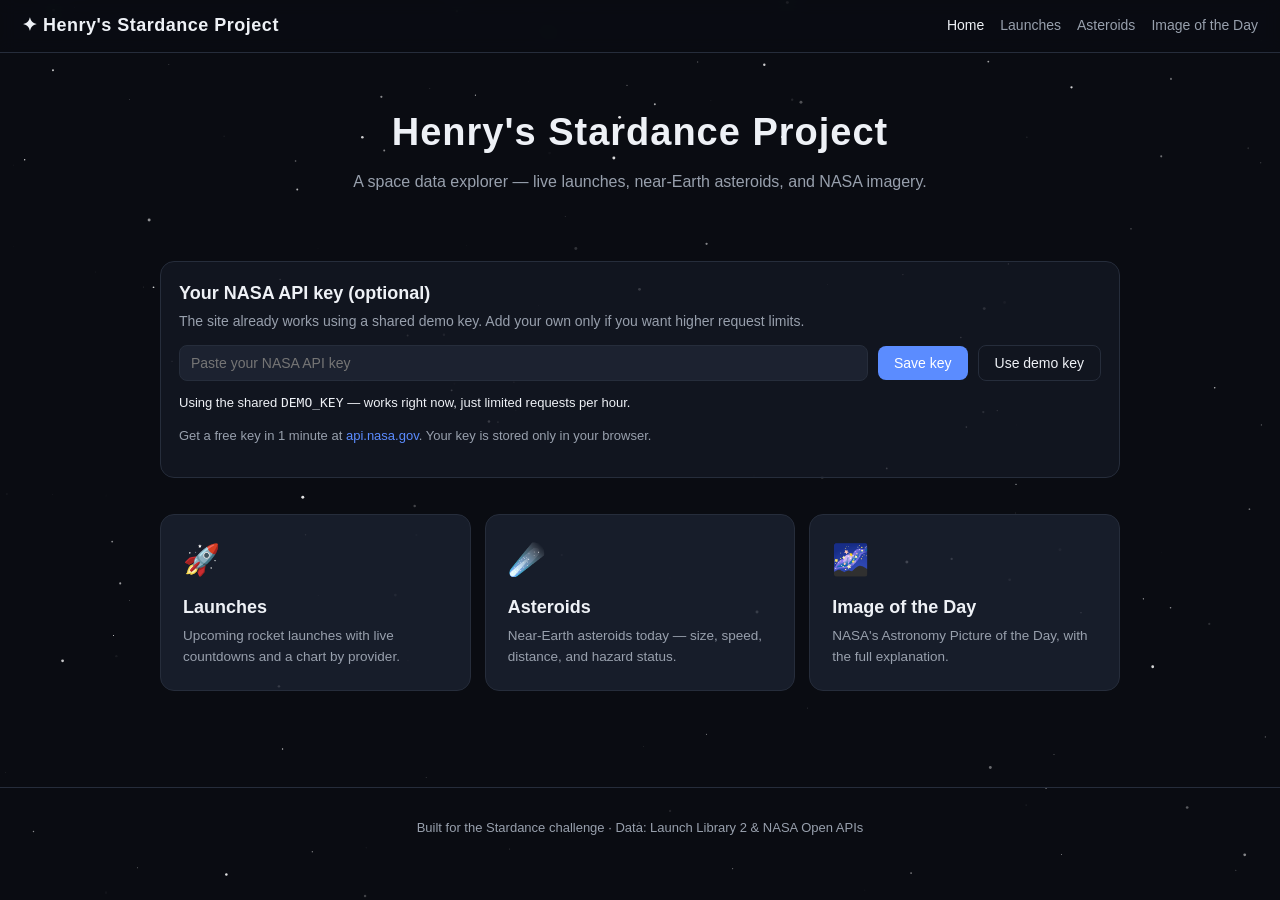
<file: index.html>
<!DOCTYPE html>
<html lang="en">
<head>
<meta charset="UTF-8">
<meta name="viewport" content="width=device-width, initial-scale=1.0">
<title>Stardance — Home</title>
<link rel="stylesheet" href="style.css">
</head>
<body>

<nav>
  <a class="logo" href="index.html">✦ Henry's Stardance Project</a>
  <div class="links">
    <a href="index.html">Home</a>
    <a href="launches.html">Launches</a>
    <a href="asteroids.html">Asteroids</a>
    <a href="image.html">Image of the Day</a>
  </div>
</nav>

<header class="hero">
  <h1>Henry's Stardance Project</h1>
  <p>A space data explorer — live launches, near-Earth asteroids, and NASA imagery.</p>
</header>

<main>

  <!-- API KEY -->
  <section>
    <div class="panel">
      <h2 style="font-size:18px;">Your NASA API key (optional)</h2>
      <p class="sub" style="margin-bottom:12px;">The site already works using a shared demo key. Add your own only if you want higher request limits.</p>
      <div class="keybar">
        <input type="text" id="apiKey" placeholder="Paste your NASA API key">
        <button id="saveKey">Save key</button>
        <button class="ghost" id="clearKey">Use demo key</button>
      </div>
      <p class="status" id="keyStatus"></p>
      <p class="hint">Get a free key in 1 minute at <a href="https://api.nasa.gov" target="_blank">api.nasa.gov</a>. Your key is stored only in your browser.</p>
    </div>
  </section>

  <!-- SECTION LINKS -->
  <section>
    <div class="grid" style="grid-template-columns:repeat(auto-fit,minmax(220px,1fr));">
      <a class="navcard" href="launches.html">
        <div class="icon">🚀</div>
        <h3>Launches</h3>
        <p>Upcoming rocket launches with live countdowns and a chart by provider.</p>
      </a>
      <a class="navcard" href="asteroids.html">
        <div class="icon">☄️</div>
        <h3>Asteroids</h3>
        <p>Near-Earth asteroids today — size, speed, distance, and hazard status.</p>
      </a>
      <a class="navcard" href="image.html">
        <div class="icon">🌌</div>
        <h3>Image of the Day</h3>
        <p>NASA's Astronomy Picture of the Day, with the full explanation.</p>
      </a>
    </div>
  </section>

</main>

<footer>Built for the Stardance challenge · Data: Launch Library 2 &amp; NASA Open APIs</footer>

<script src="stars.js"></script>
<script src="app.js"></script>
<script>
  const keyInput = document.getElementById("apiKey");
  const statusEl = document.getElementById("keyStatus");

  function refreshStatus(){
    if (hasOwnKey()){
      statusEl.innerHTML = "✅ Using <strong>your saved key</strong>.";
    } else {
      statusEl.innerHTML = "Using the shared <code>DEMO_KEY</code> — works right now, just limited requests per hour.";
    }
  }

  document.getElementById("saveKey").addEventListener("click", () => {
    if (saveApiKey(keyInput.value)){ keyInput.value = ""; refreshStatus(); }
    else alert("Paste a key first.");
  });
  document.getElementById("clearKey").addEventListener("click", () => {
    clearApiKey(); refreshStatus();
  });

  refreshStatus();
</script>
</body>
</html>
</file>
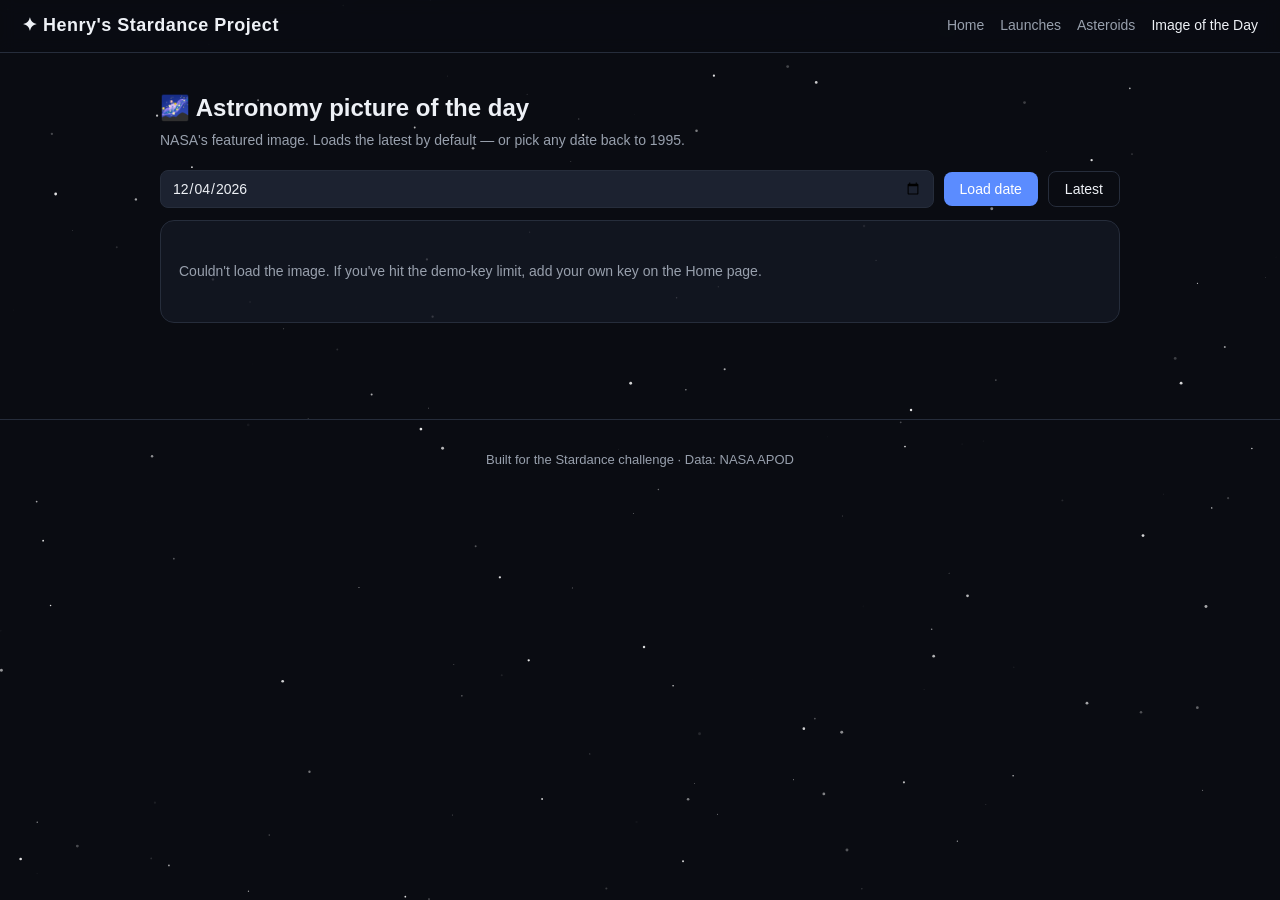
<file: image.html>
<!DOCTYPE html>
<html lang="en">
<head>
<meta charset="UTF-8">
<meta name="viewport" content="width=device-width, initial-scale=1.0">
<title>Stardance — Image of the Day</title>
<link rel="stylesheet" href="style.css">
</head>
<body>

<nav>
  <a class="logo" href="index.html">✦ Henry's Stardance Project</a>
  <div class="links">
    <a href="index.html">Home</a>
    <a href="launches.html">Launches</a>
    <a href="asteroids.html">Asteroids</a>
    <a href="image.html">Image of the Day</a>
  </div>
</nav>

<main>
  <section>
    <h2>🌌 Astronomy picture of the day</h2>
    <p class="sub">NASA's featured image. Loads the latest by default — or pick any date back to 1995.</p>
    <div class="keybar">
      <input type="date" id="apodDate">
      <button id="apodGo">Load date</button>
      <button class="ghost" id="apodLatest">Latest</button>
    </div>
    <div id="apodArea"><p class="loading">Loading image…</p></div>
  </section>
</main>

<footer>Built for the Stardance challenge · Data: NASA APOD</footer>

<script src="stars.js"></script>
<script src="app.js"></script>
<script>
/* date = "" loads the latest available image; a date string loads that day. */
async function loadApod(date){
  const area = document.getElementById("apodArea");
  area.innerHTML = `<p class="loading">Loading image…</p>`;
  try{
    const url = `https://api.nasa.gov/planetary/apod?api_key=${getApiKey()}${date ? "&date=" + date : ""}`;
    const res = await fetch(url);
    const a = await res.json();

    // NASA returns an error object (with .code / .msg) if the date has no image yet
    if (a.code || a.error || !a.url){
      const msg = a.msg || (a.error && a.error.message) || "No image available for that date yet.";
      area.innerHTML = `<div class="panel"><p class="loading">${msg}</p>
        <p class="hint">Tip: today's image may not be published yet — try "Latest" or an earlier date.</p></div>`;
      return;
    }

    const media = a.media_type === "image"
      ? `<a href="${a.hdurl || a.url}" target="_blank"><img src="${a.url}" alt="${a.title}"></a>`
      : `<iframe src="${a.url}" style="width:100%;height:320px;border:0;border-radius:12px;" allowfullscreen></iframe>`;

    area.innerHTML = `
      <div class="panel apod">
        <div>${media}</div>
        <div>
          <h3 style="margin:0 0 6px;">${a.title}</h3>
          <p class="meta" style="color:var(--muted); margin:0 0 10px;">${a.date}${a.copyright ? " · © " + a.copyright.trim() : ""}</p>
          <p style="font-size:14px;">${a.explanation}</p>
        </div>
      </div>`;
  }catch(err){
    area.innerHTML = `<div class="panel"><p class="loading">Couldn't load the image. If you've hit the demo-key limit, add your own key on the Home page.</p></div>`;
  }
}

const today = new Date().toISOString().slice(0, 10);
const dateInput = document.getElementById("apodDate");
dateInput.value = today;
dateInput.max = today;
dateInput.min = "1995-06-16"; // first ever APOD

document.getElementById("apodGo").addEventListener("click", () => loadApod(dateInput.value));
document.getElementById("apodLatest").addEventListener("click", () => loadApod(""));

// Default: load the latest available image (avoids "today not published yet" errors)
loadApod("");
</script>
</body>
</html>
</file>
<file: style.css>
:root{
  --bg:#0a0c12; --panel:#141823; --panel2:#1c2230; --text:#eef1f6; --muted:#98a0ad;
  --accent:#5b8cff; --accent2:#9d7bff; --danger:#ff5d5d; --good:#36c275; --border:#262d3b;
}
*{box-sizing:border-box;}
html{background:#0a0c12;}
body{margin:0; font-family:-apple-system,BlinkMacSystemFont,"Segoe UI",Roboto,Helvetica,Arial,sans-serif;
  background:transparent; color:var(--text); line-height:1.55;}
a{color:var(--accent); text-decoration:none;}

/* Nav */
nav{position:sticky; top:0; z-index:10; background:rgba(10,12,18,.78); backdrop-filter:blur(8px);
  border-bottom:1px solid var(--border); display:flex; align-items:center; gap:18px; padding:12px 22px;}
nav .logo{font-weight:700; font-size:18px; letter-spacing:.5px; color:var(--text);}
nav .links{display:flex; gap:16px; margin-left:auto; flex-wrap:wrap;}
nav .links a{color:var(--muted); font-size:14px;}
nav .links a:hover, nav .links a.active{color:var(--text);}

header.hero{text-align:center; padding:50px 20px 30px;}
header.hero h1{font-size:38px; margin:0 0 8px; letter-spacing:1px;}
header.hero p{color:var(--muted); margin:0; font-size:16px;}

main{max-width:1000px; margin:0 auto; padding:0 20px 60px;}
section{margin:36px 0; scroll-margin-top:70px;}
h2{font-size:24px; margin:0 0 4px;}
.sub{color:var(--muted); font-size:14px; margin:0 0 18px;}

.panel{background:rgba(20,24,35,.82); border:1px solid var(--border); border-radius:14px; padding:18px;}
.grid{display:grid; gap:14px;}
.cards{grid-template-columns:repeat(auto-fill, minmax(230px, 1fr));}

.card{background:rgba(28,34,48,.82); border:1px solid var(--border); border-radius:12px; overflow:hidden;
  display:flex; flex-direction:column;}
.card img{width:100%; height:130px; object-fit:cover; background:#0d1017;}
.card .body{padding:12px 14px;}
.card .name{font-weight:600; font-size:15px; margin:0 0 4px;}
.card .meta{color:var(--muted); font-size:12.5px; margin:2px 0;}
.card .meta strong{color:var(--text); font-weight:600;}
.countdown{color:var(--accent); font-weight:600; font-size:13px; margin-top:6px;}
.tag{display:inline-block; font-size:11px; padding:2px 8px; border-radius:20px; margin-top:8px; margin-right:6px;}
.tag.haz{background:#3a1414; color:#ff8d8d;}
.tag.safe{background:#11301f; color:#7fe0a8;}
.tag.warn{background:#3a2c10; color:#f3c969;}

/* Home page navigation cards */
.navcard{display:block; background:rgba(28,34,48,.82); border:1px solid var(--border); border-radius:14px;
  padding:22px; transition:border-color .15s;}
.navcard:hover{border-color:var(--accent);}
.navcard .icon{font-size:30px;}
.navcard h3{margin:10px 0 4px; color:var(--text); font-size:18px;}
.navcard p{margin:0; color:var(--muted); font-size:13.5px;}

input, button{font-family:inherit; font-size:14px;}
input[type=text], input[type=date]{background:var(--panel2); color:var(--text);
  border:1px solid var(--border); border-radius:8px; padding:9px 11px;}
button{background:var(--accent); color:#fff; border:none; padding:9px 16px; border-radius:8px; cursor:pointer;}
button:hover{filter:brightness(1.1);}
button.ghost{background:transparent; border:1px solid var(--border); color:var(--text);}

.keybar{display:flex; gap:10px; flex-wrap:wrap; align-items:center; margin-bottom:12px;}
.keybar input{flex:1; min-width:220px;}
.hint{color:var(--muted); font-size:13px;}
.status{font-size:13px; margin-top:8px;}
.loading{color:var(--muted); font-size:14px; padding:8px 0;}

table{width:100%; border-collapse:collapse; font-size:13.5px;}
th,td{text-align:left; padding:8px 6px; border-bottom:1px solid var(--border);}
th{color:var(--muted); font-weight:500; font-size:12px; text-transform:uppercase;}
.chartwrap{position:relative; height:280px; margin-top:14px;}

/* Asteroid detail cards */
.ast{background:rgba(28,34,48,.82); border:1px solid var(--border); border-radius:12px; padding:16px; margin-bottom:14px;}
.ast .head{display:flex; align-items:center; justify-content:space-between; gap:10px; flex-wrap:wrap; margin-bottom:10px;}
.ast .head h3{margin:0; font-size:16px;}
.ast dl{display:grid; grid-template-columns:repeat(auto-fit,minmax(150px,1fr)); gap:10px 18px; margin:0;}
.ast dt{color:var(--muted); font-size:11.5px; text-transform:uppercase; letter-spacing:.03em; margin-bottom:2px;}
.ast dd{margin:0; font-size:14px; color:var(--text);}

.apod{display:grid; grid-template-columns:1fr; gap:16px;}
.apod img{width:100%; border-radius:12px;}
@media(min-width:680px){ .apod{grid-template-columns:1fr 1fr;} }
footer{text-align:center; color:var(--muted); font-size:13px; padding:30px 20px; border-top:1px solid var(--border);}
</file>
